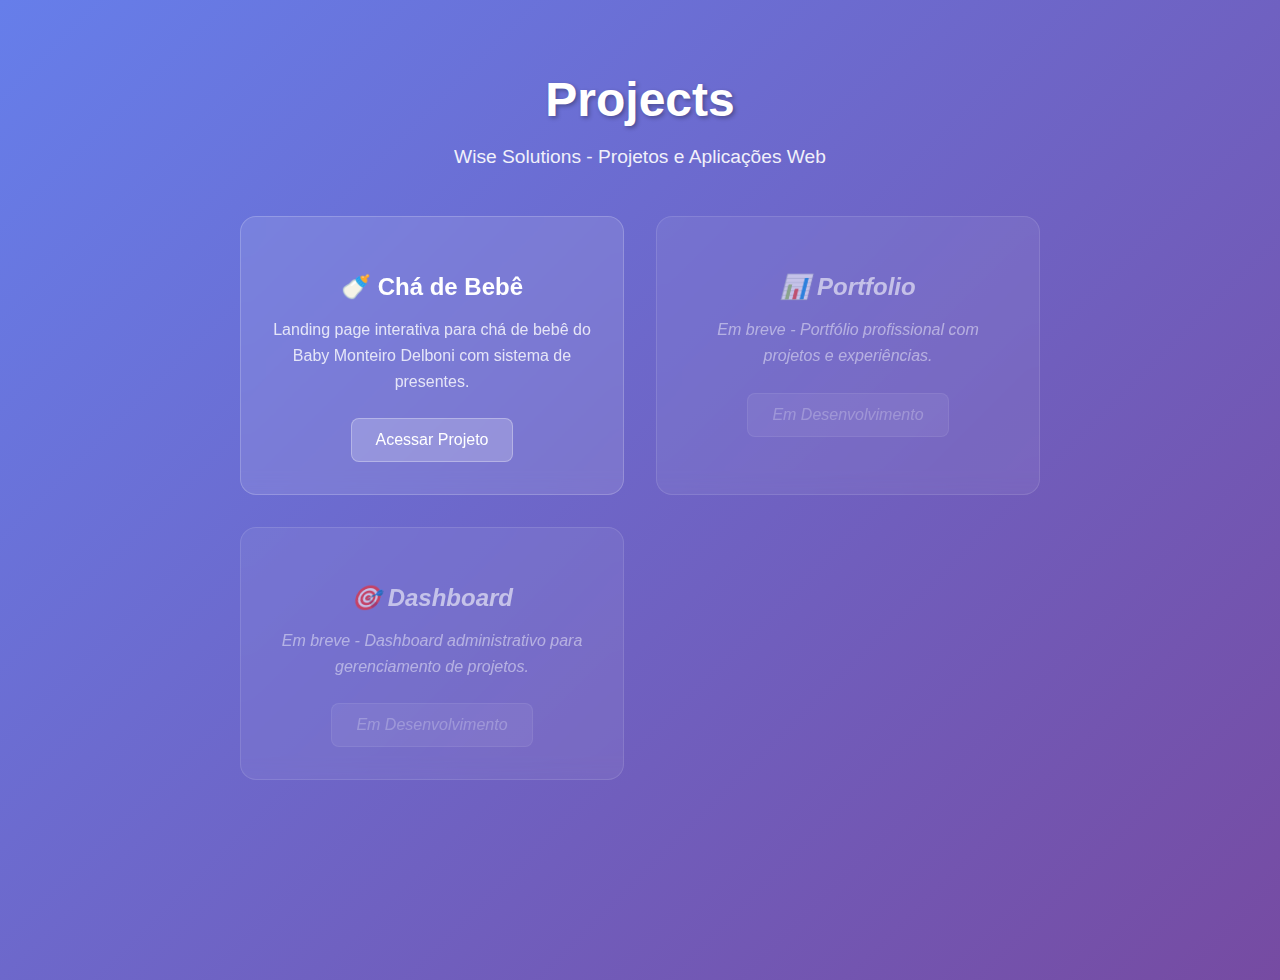
<file: index.html>
<!DOCTYPE html>
<html lang="pt-BR">
<head>
    <meta charset="UTF-8">
    <meta name="viewport" content="width=device-width, initial-scale=1.0">
    <title>Projects - Wise Solutions</title>
    <style>
        body {
            font-family: -apple-system, BlinkMacSystemFont, 'Segoe UI', Roboto, sans-serif;
            margin: 0;
            padding: 40px 20px;
            background: linear-gradient(135deg, #667eea 0%, #764ba2 100%);
            min-height: 100vh;
            color: white;
        }
        .container {
            max-width: 800px;
            margin: 0 auto;
            text-align: center;
        }
        h1 {
            font-size: 3rem;
            margin-bottom: 1rem;
            text-shadow: 2px 2px 4px rgba(0,0,0,0.3);
        }
        .subtitle {
            font-size: 1.2rem;
            opacity: 0.9;
            margin-bottom: 3rem;
        }
        .projects-grid {
            display: grid;
            grid-template-columns: repeat(auto-fit, minmax(300px, 1fr));
            gap: 2rem;
            margin-top: 3rem;
        }
        .project-card {
            background: rgba(255,255,255,0.1);
            backdrop-filter: blur(10px);
            border-radius: 16px;
            padding: 2rem;
            border: 1px solid rgba(255,255,255,0.2);
            transition: transform 0.3s ease, box-shadow 0.3s ease;
        }
        .project-card:hover {
            transform: translateY(-5px);
            box-shadow: 0 20px 40px rgba(0,0,0,0.2);
        }
        .project-title {
            font-size: 1.5rem;
            margin-bottom: 1rem;
            color: #fff;
        }
        .project-description {
            opacity: 0.8;
            margin-bottom: 1.5rem;
            line-height: 1.6;
        }
        .project-link {
            display: inline-block;
            background: rgba(255,255,255,0.2);
            color: white;
            text-decoration: none;
            padding: 12px 24px;
            border-radius: 8px;
            border: 1px solid rgba(255,255,255,0.3);
            transition: all 0.3s ease;
        }
        .project-link:hover {
            background: rgba(255,255,255,0.3);
            transform: scale(1.05);
        }
        .coming-soon {
            opacity: 0.6;
            font-style: italic;
        }
    </style>
</head>
<body>
    <div class="container">
        <h1>Projects</h1>
        <p class="subtitle">Wise Solutions - Projetos e Aplicações Web</p>

        <div class="projects-grid">
            <div class="project-card">
                <h3 class="project-title">🍼 Chá de Bebê</h3>
                <p class="project-description">Landing page interativa para chá de bebê do Baby Monteiro Delboni com sistema de presentes.</p>
                <a href="/cha-de-bebe/" class="project-link">Acessar Projeto</a>
            </div>

            <div class="project-card coming-soon">
                <h3 class="project-title">📊 Portfolio</h3>
                <p class="project-description">Em breve - Portfólio profissional com projetos e experiências.</p>
                <span class="project-link" style="opacity: 0.5;">Em Desenvolvimento</span>
            </div>

            <div class="project-card coming-soon">
                <h3 class="project-title">🎯 Dashboard</h3>
                <p class="project-description">Em breve - Dashboard administrativo para gerenciamento de projetos.</p>
                <span class="project-link" style="opacity: 0.5;">Em Desenvolvimento</span>
            </div>
        </div>
    </div>

    <script>
        // Redirecionamento automático para subprojetos
        const path = window.location.pathname;

        if (path === '/cha-de-bebe/' || path === '/cha-de-bebe') {
            window.location.href = 'https://wisesolutions-projects.github.io/cha-de-bebe/';
        }
    </script>
</body>
</html>
</file>
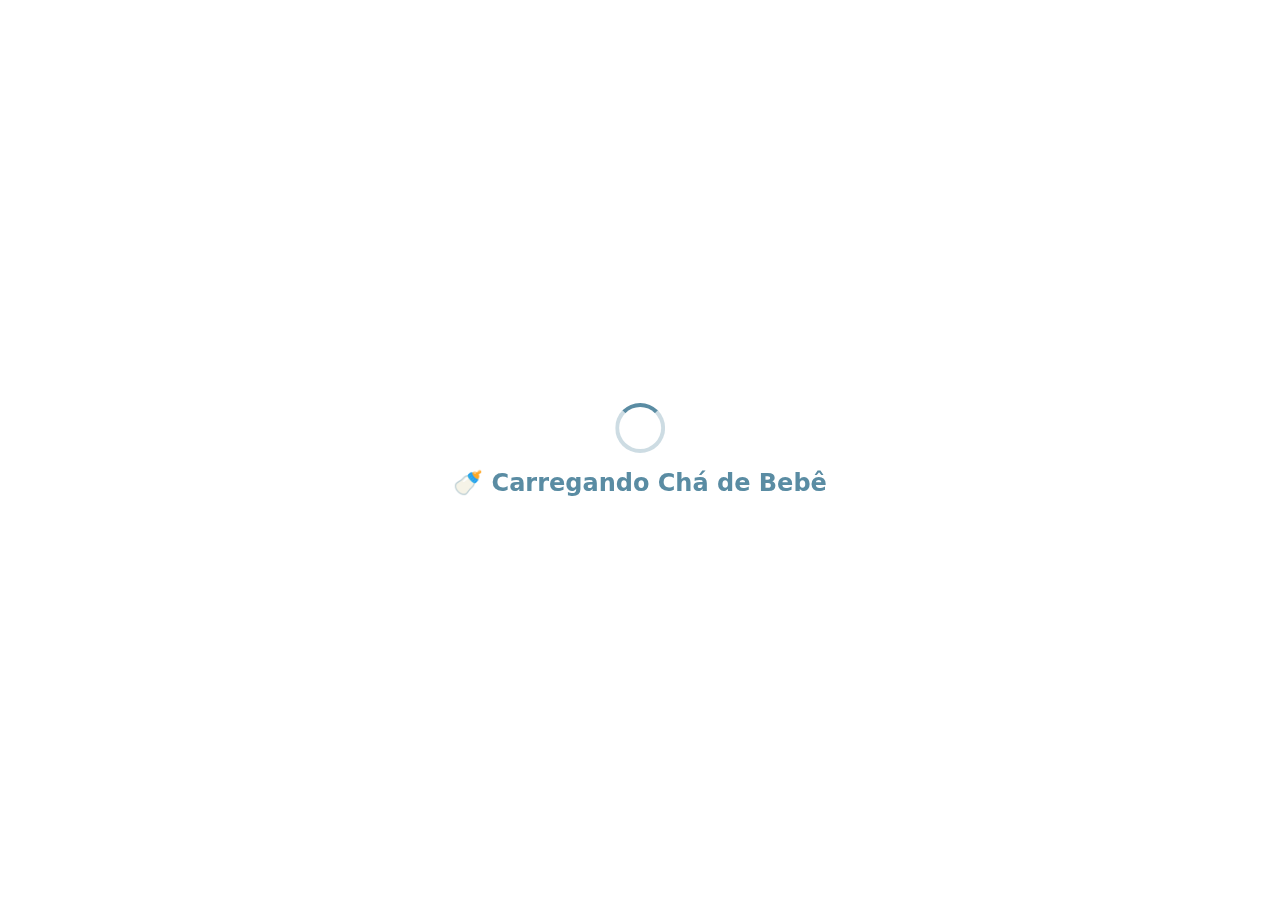
<file: cha-de-bebe-felipe/index.html>
<!DOCTYPE html>
<html lang="pt-BR">
<head>
    <meta charset="UTF-8">
    <meta name="viewport" content="width=device-width, initial-scale=1.0">

    <!-- SEO Meta Tags -->
    <title>Chá de Bebê - Felipe Monteiro Delboni 👶🏻</title>
    <meta name="description" content="Você está convidado para o chá de bebê do Felipe Monteiro Delboni! 👶🏻 Descubra o que você vai trazer. 16/11 às 14h no Condomínio San Filippo.">

    <!-- Open Graph Meta Tags for WhatsApp/Facebook -->
    <meta property="og:type" content="website">
    <meta property="og:title" content="Chá de Bebê - Felipe Monteiro Delboni 👶🏻">
    <meta property="og:description" content="Você está convidado para o chá de bebê! Descubra o que você vai trazer. 16/11 às 14h.">
    <meta property="og:url" content="https://projects.wisesolutions.uk/cha-de-bebe-felipe/">
    <meta property="og:site_name" content="Chá de Bebê">
    <meta property="og:locale" content="pt_BR">
    <meta property="og:image" content="https://wisesolutions-projects.github.io/cha-de-bebe-felipe/og-image.png">
    <meta property="og:image:type" content="image/png">
    <meta property="og:image:width" content="1200">
    <meta property="og:image:height" content="630">
    <meta property="og:image:alt" content="Chá de Bebê - Felipe Monteiro Delboni">

    <!-- Twitter Card Meta Tags -->
    <meta name="twitter:card" content="summary_large_image">
    <meta name="twitter:title" content="Chá de Bebê - Felipe Monteiro Delboni 👶🏻">
    <meta name="twitter:description" content="Você está convidado para o chá de bebê! Descubra o que você vai trazer. 16/11 às 14h.">
    <meta name="twitter:image" content="https://wisesolutions-projects.github.io/cha-de-bebe-felipe/og-image.png">

    <link rel="canonical" href="https://projects.wisesolutions.uk/cha-de-bebe-felipe/">

    <style>
        * {
            margin: 0;
            padding: 0;
            box-sizing: border-box;
        }
        html, body {
            height: 100%;
            overflow: hidden;
        }
        iframe {
            width: 100vw;
            height: 100vh;
            border: none;
            display: block;
        }
        .loading {
            position: fixed;
            top: 50%;
            left: 50%;
            transform: translate(-50%, -50%);
            text-align: center;
            font-family: system-ui, -apple-system, sans-serif;
            color: #5A8CA3;
        }
        .loading.hidden {
            display: none;
        }
        .spinner {
            width: 50px;
            height: 50px;
            border: 4px solid rgba(90, 140, 163, 0.3);
            border-top: 4px solid #5A8CA3;
            border-radius: 50%;
            animation: spin 1s linear infinite;
            margin: 0 auto 1rem;
        }
        @keyframes spin {
            0% { transform: rotate(0deg); }
            100% { transform: rotate(360deg); }
        }
    </style>
</head>
<body>
    <div class="loading" id="loading">
        <div class="spinner"></div>
        <h2>🍼 Carregando Chá de Bebê</h2>
    </div>
    <iframe
        src="https://wisesolutions-projects.github.io/cha-de-bebe-felipe/"
        onload="document.getElementById('loading').classList.add('hidden')"
        title="Chá de Bebê - Felipe Monteiro Delboni">
    </iframe>
</body>
</html>
</file>
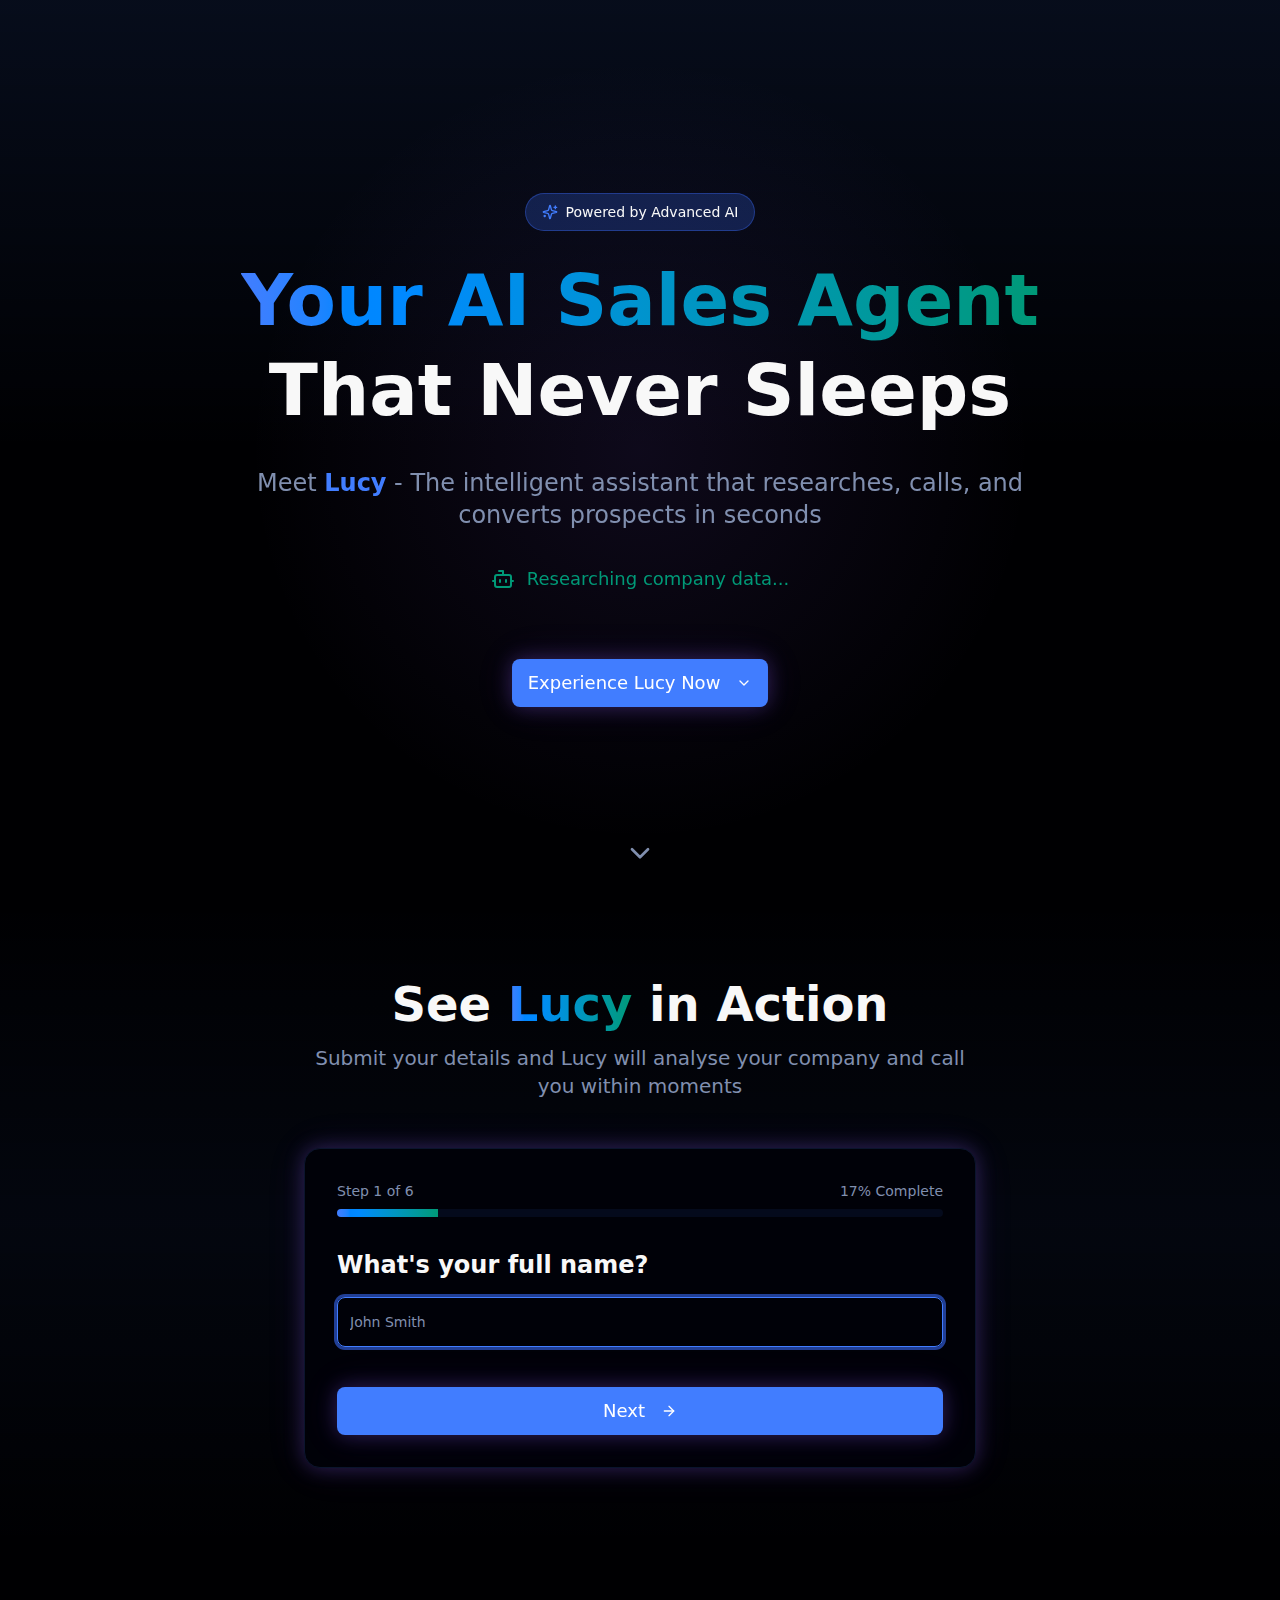
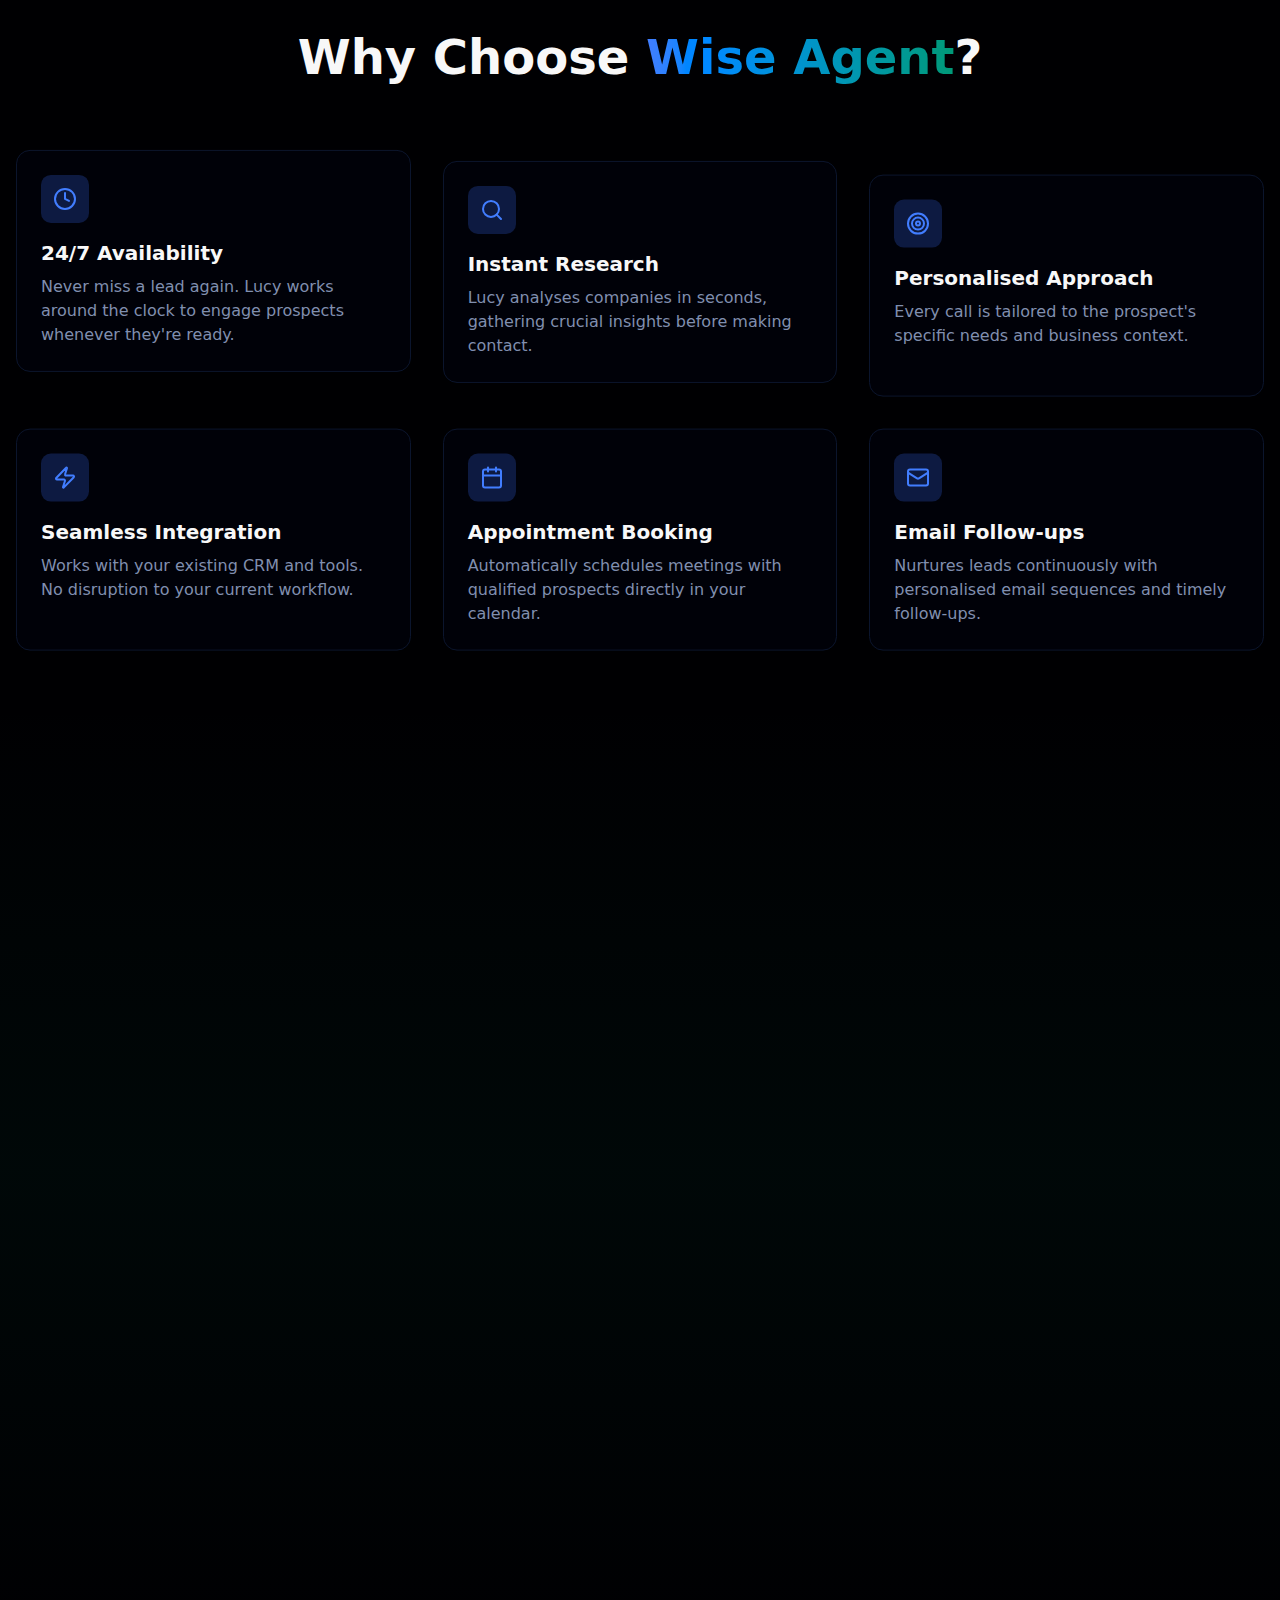
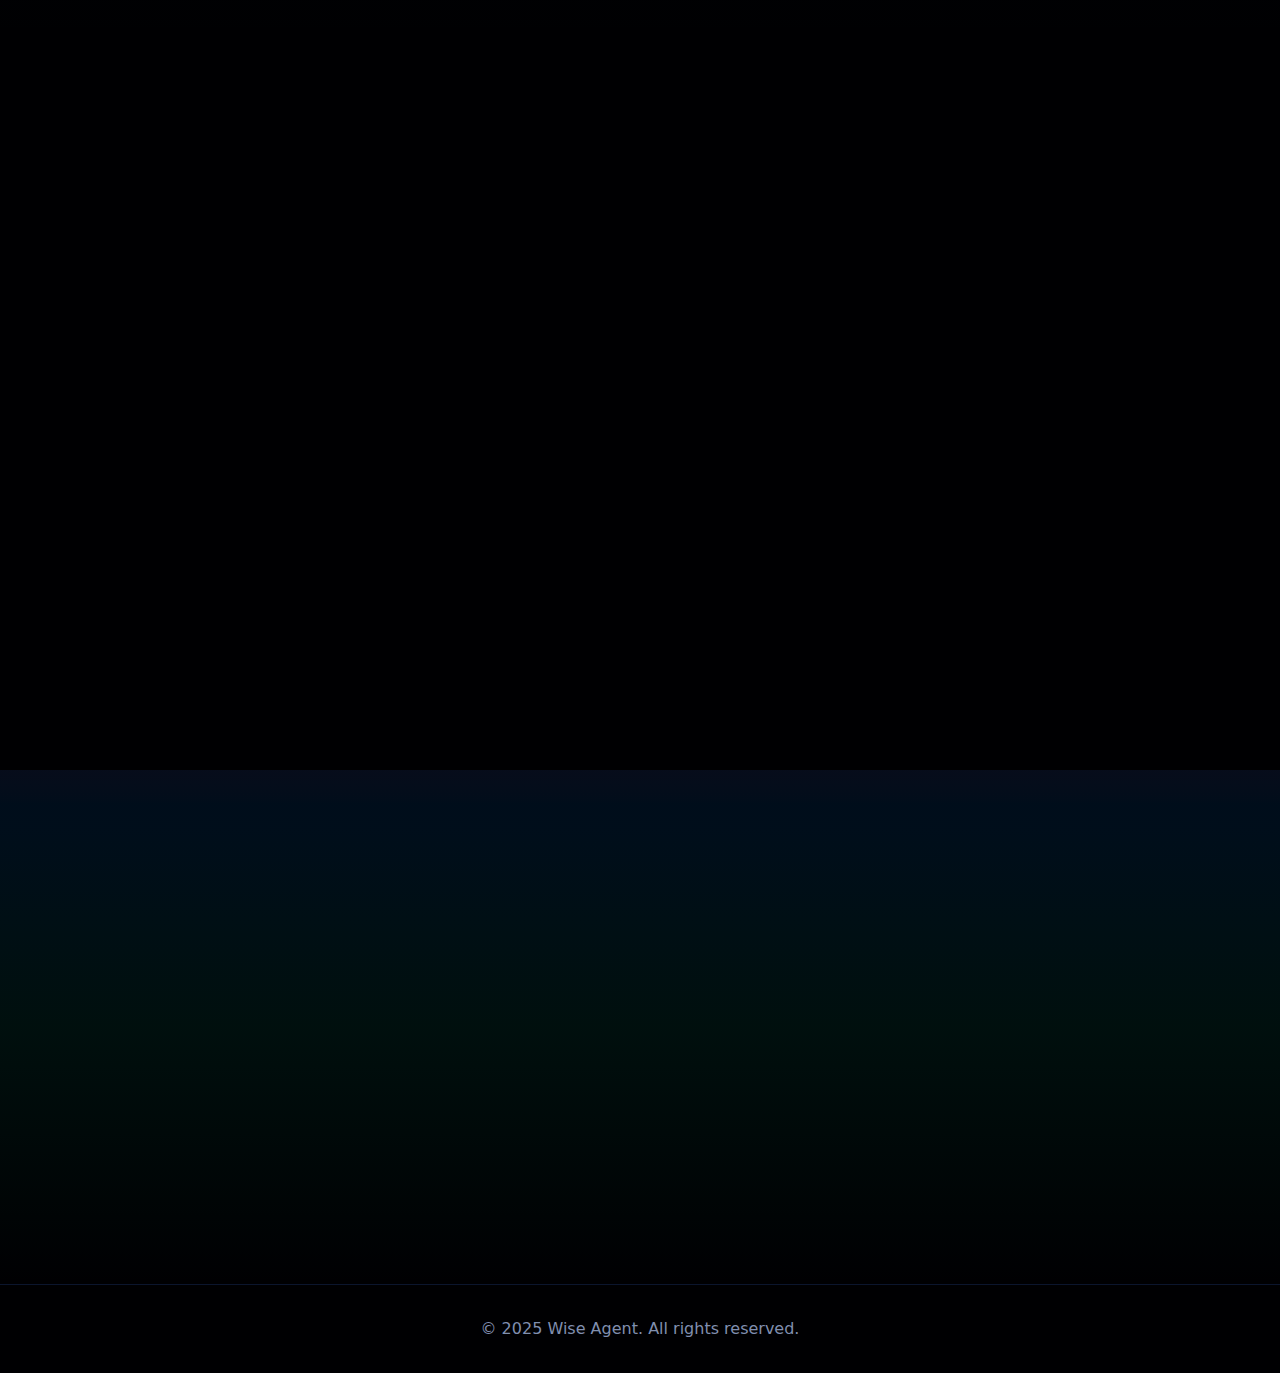
<file: wise-agent/index.html>
<!doctype html>
<html lang="en">
  <head>
    <meta charset="UTF-8" />
    <link rel="icon" type="image/x-icon" href="/wise-agent/favicon.ico" />
    <meta name="viewport" content="width=device-width, initial-scale=1.0" />
    <meta name="description" content="Meet Lucy - Your AI Sales Agent that researches, calls, and converts prospects automatically 24/7" />
    <title>Wise Agent - AI Sales Agent That Never Sleeps</title>
    <script type="module" crossorigin src="/wise-agent/assets/index-B4QIAKL7.js"></script>
    <link rel="stylesheet" crossorigin href="/wise-agent/assets/index-Dttk3lMn.css">
  </head>
  <body>
    <div id="root"></div>
  </body>
</html>
</file>
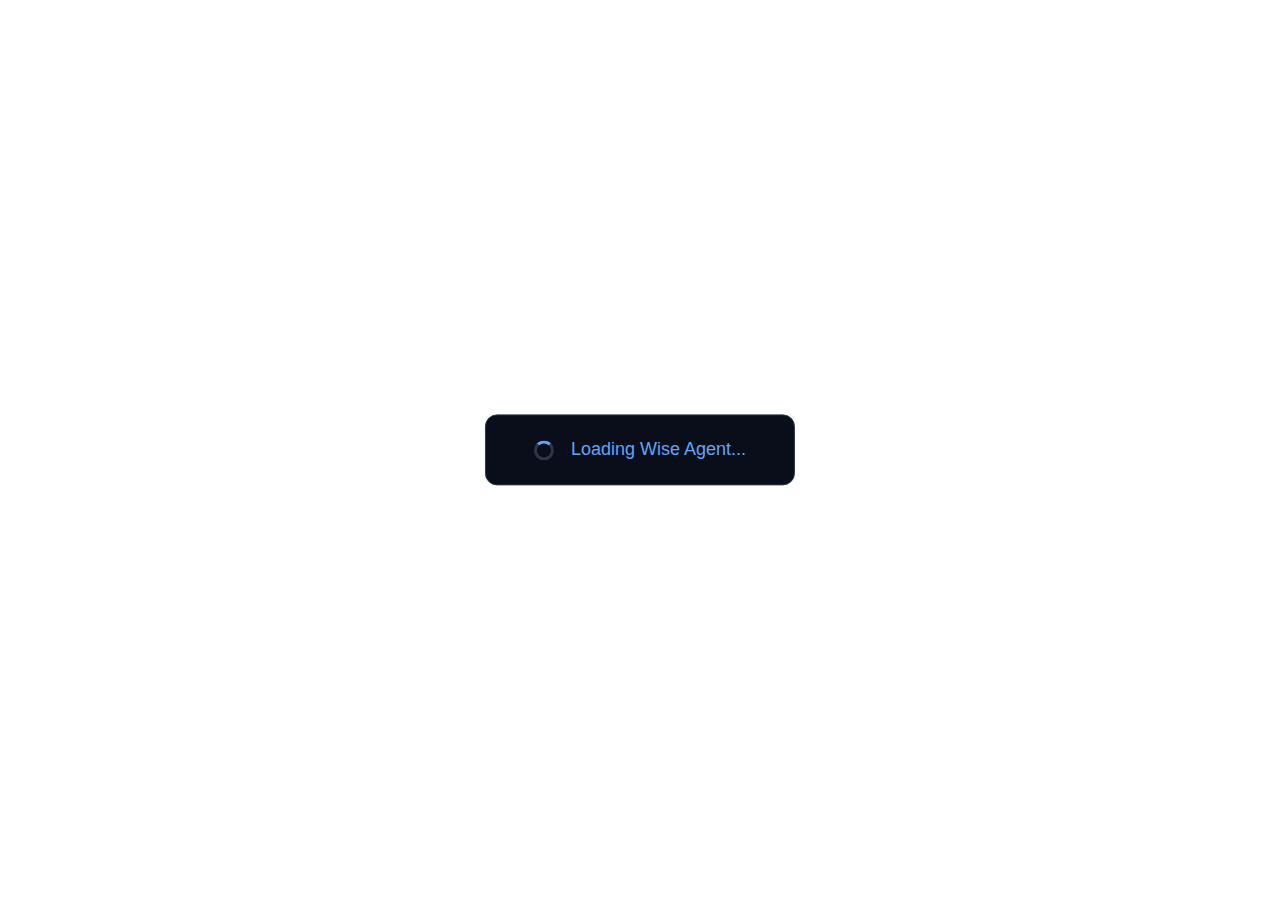
<file: wiseagent/index.html>
<!DOCTYPE html>
<html lang="en">
<head>
    <meta charset="UTF-8">
    <meta name="viewport" content="width=device-width, initial-scale=1.0">
    <title>Wise Agent - AI Sales Agent</title>
    <meta name="description" content="Your AI Sales Agent That Never Sleeps - Meet Lucy, the intelligent assistant that researches, calls, and converts prospects in seconds">
    <style>
        * {
            margin: 0;
            padding: 0;
            box-sizing: border-box;
        }

        html, body {
            height: 100%;
            overflow: hidden;
        }

        iframe {
            width: 100vw;
            height: 100vh;
            border: none;
            display: block;
        }

        .loading {
            position: fixed;
            top: 50%;
            left: 50%;
            transform: translate(-50%, -50%);
            font-family: 'Inter', -apple-system, BlinkMacSystemFont, 'Segoe UI', sans-serif;
            font-size: 18px;
            color: #60A5FA;
            background: #0A0E1A;
            padding: 24px 48px;
            border-radius: 12px;
            border: 1px solid #2D3748;
            text-align: center;
        }

        .loading.hidden {
            display: none;
        }

        .loading-spinner {
            display: inline-block;
            width: 20px;
            height: 20px;
            border: 3px solid #2D3748;
            border-top-color: #60A5FA;
            border-radius: 50%;
            animation: spin 1s linear infinite;
            margin-right: 12px;
            vertical-align: middle;
        }

        @keyframes spin {
            to {
                transform: rotate(360deg);
            }
        }
    </style>
</head>
<body>
    <div class="loading" id="loading">
        <div class="loading-spinner"></div>
        Loading Wise Agent...
    </div>
    <iframe
        src="https://wisesolutions-projects.github.io/wiseagent/"
        title="Wise Agent - AI Sales Agent"
        onload="document.getElementById('loading').classList.add('hidden')">
    </iframe>
</body>
</html>
</file>
